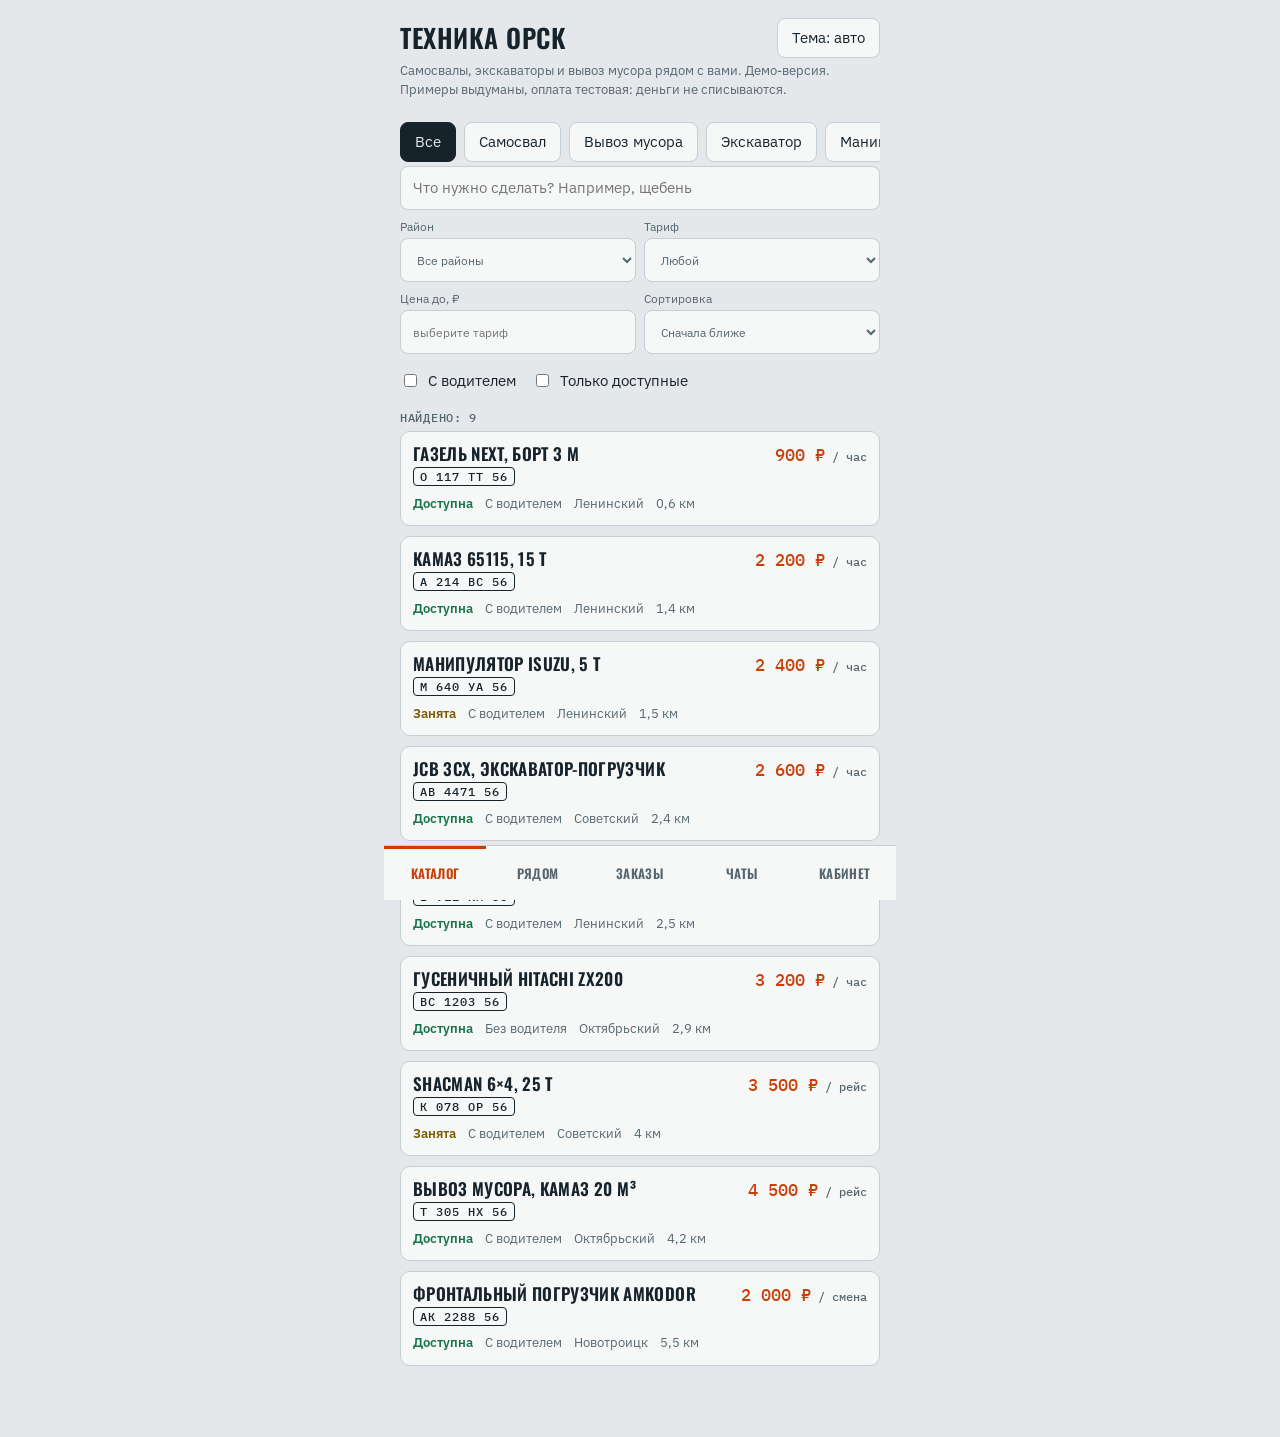
<file: index.html>
<!doctype html>
<html lang="ru">
<head>
<meta charset="utf-8">
<meta name="viewport" content="width=device-width,initial-scale=1,viewport-fit=cover">
<title>Техника Орск</title>
<link rel="stylesheet" href="https://fonts.googleapis.com/css2?family=IBM+Plex+Mono:wght@500&family=IBM+Plex+Sans:wght@400;500;600&family=Oswald:wght@500;600&display=swap">
<style>
/* Layout: one phone-width app column, centered on wide screens. Tabs: Каталог / Рядом / Кабинет. */
:root{
  --bg:#E4E8EA; --surface:#F6F8F8; --ink:#17232B; --muted:#56666F; --line:#C5CED2;
  --accent:#C93F08; --on-accent:#FFFFFF; --ok:#17744A; --busy:#7A5A00; --water:#BFD3DC; --block:#D5DCDF;
  --f-display:'Oswald','Arial Narrow',sans-serif; --f-body:'IBM Plex Sans','Segoe UI',Arial,sans-serif; --f-mono:'IBM Plex Mono',Consolas,monospace;
}
@media (prefers-color-scheme:dark){:root:not([data-theme="light"]){
  --bg:#10171B; --surface:#1A252B; --ink:#E7EDF0; --muted:#97A8B1; --line:#2B3A42;
  --accent:#FF7F45; --on-accent:#1A0C04; --ok:#4CC189; --busy:#E0B24A; --water:#22404F; --block:#243239; color-scheme:dark}}
:root[data-theme="dark"]{
  --bg:#10171B; --surface:#1A252B; --ink:#E7EDF0; --muted:#97A8B1; --line:#2B3A42;
  --accent:#FF7F45; --on-accent:#1A0C04; --ok:#4CC189; --busy:#E0B24A; --water:#22404F; --block:#243239; color-scheme:dark}
*{box-sizing:border-box}
body{background:var(--bg);color:var(--ink);font:15px/1.45 var(--f-body);padding-left:max(16px,env(safe-area-inset-left,0px));padding-right:max(16px,env(safe-area-inset-right,0px));padding-block:0}
.app{max-width:480px;margin:0 auto;min-height:100vh;display:flex;flex-direction:column;background:var(--bg)}
header.top{padding:18px 0 10px}
h1{font:600 26px/1.1 var(--f-display);letter-spacing:.02em;text-transform:uppercase;margin:0;text-wrap:balance}
.sub{color:var(--muted);font-size:13px;margin:4px 0 0}
main{flex:1;padding-bottom:16px;min-width:0}
input,select,button{font:inherit;color:inherit}
input[type=search],input[type=text],input[type=number],select{width:100%;min-height:44px;padding:8px 12px;border:1px solid var(--line);border-radius:8px;background:var(--surface)}
:focus-visible{outline:2px solid var(--accent);outline-offset:2px}
.cats{display:flex;gap:8px;overflow-x:auto;padding:12px 0 4px;scrollbar-width:none}
.chip{flex:none;min-height:40px;padding:6px 14px;border:1px solid var(--line);border-radius:8px;background:var(--surface);cursor:pointer;white-space:nowrap}
.chip[aria-pressed=true]{background:var(--ink);color:var(--bg);border-color:var(--ink)}
.filters{display:grid;grid-template-columns:1fr 1fr;gap:8px;padding:8px 0}
.filters label{display:flex;flex-direction:column;gap:3px;font-size:12px;color:var(--muted);min-width:0}
.checks{display:flex;gap:16px;flex-wrap:wrap;padding:2px 0 8px}
.checks label{display:flex;gap:8px;align-items:center;min-height:32px}
.count{font:500 12px var(--f-mono);color:var(--muted);text-transform:uppercase;letter-spacing:.06em;padding:6px 0}
.list{display:flex;flex-direction:column;gap:10px}
.card{display:block;width:100%;text-align:left;background:var(--surface);border:1px solid var(--line);border-radius:10px;padding:12px;cursor:pointer}
.card h3{font:600 17px/1.2 var(--f-display);letter-spacing:.02em;margin:0;text-transform:uppercase}
.row{display:flex;justify-content:space-between;align-items:flex-start;gap:12px}
.price{font:500 17px var(--f-mono);white-space:nowrap;color:var(--accent)}
.price small{font-size:12px;color:var(--muted)}
.plate{display:inline-block;font:500 12px var(--f-mono);border:1.5px solid var(--ink);border-radius:4px;padding:1px 6px;letter-spacing:.08em}
.meta{display:flex;flex-wrap:wrap;gap:6px 12px;margin-top:8px;font-size:13px;color:var(--muted)}
.ok{color:var(--ok);font-weight:600}.busy{color:var(--busy);font-weight:600}
.btn{min-height:46px;border-radius:8px;border:1px solid var(--ink);background:transparent;padding:8px 16px;cursor:pointer;font-weight:600;text-align:center;text-decoration:none;display:inline-flex;align-items:center;justify-content:center}
.btn.main{background:var(--accent);border-color:var(--accent);color:var(--on-accent)}
.btns{display:grid;grid-template-columns:1fr 1fr;gap:8px;margin:14px 0}
.back{background:none;border:0;padding:12px 0;cursor:pointer;color:var(--muted);min-height:44px}
dl{display:grid;grid-template-columns:auto 1fr;gap:6px 14px;margin:12px 0}
dt{color:var(--muted)}dd{margin:0}
.seg{display:grid;grid-template-columns:repeat(3,1fr);gap:6px}
.seg button{min-height:44px;border:1px solid var(--line);background:var(--surface);border-radius:8px;cursor:pointer;font-size:13px}
.seg button[aria-pressed=true]{background:var(--ink);color:var(--bg);border-color:var(--ink)}
h2{font:600 18px var(--f-display);text-transform:uppercase;letter-spacing:.03em;margin:18px 0 6px}
.note{font-size:12.5px;color:var(--muted);margin:8px 0}
.map{width:100%;height:auto;border:1px solid var(--line);border-radius:10px;background:var(--surface);display:block}
.map g[data-id]{cursor:pointer}
.map text{font-family:var(--f-body);fill:var(--muted);font-size:10px}
form.add{display:grid;gap:10px;background:var(--surface);border:1px solid var(--line);border-radius:10px;padding:12px}
form.add label{display:flex;flex-direction:column;gap:3px;font-size:12px;color:var(--muted)}
.sw{display:flex;align-items:center;gap:10px;min-height:44px}
nav.tabs{position:sticky;bottom:0;display:grid;grid-template-columns:repeat(5,1fr);background:var(--surface);border-top:1px solid var(--line);padding-bottom:env(safe-area-inset-bottom,0px);margin:0 calc(-1 * max(16px,env(safe-area-inset-left,0px)))}
nav.tabs button{min-height:54px;border:0;background:none;cursor:pointer;font:600 13px var(--f-display);text-transform:uppercase;letter-spacing:.03em;color:var(--muted)}
nav.tabs button[aria-current=page]{color:var(--accent);box-shadow:inset 0 3px 0 var(--accent)}
#toast{position:fixed;left:50%;bottom:calc(76px + env(safe-area-inset-bottom,0px));transform:translateX(-50%);background:var(--ink);color:var(--bg);padding:10px 16px;border-radius:8px;max-width:90vw;font-size:14px;z-index:20}
.msgs{display:flex;flex-direction:column;gap:6px;max-height:50vh;overflow-y:auto;padding:8px 0}
.bub{align-self:flex-start;max-width:80%;background:var(--surface);border:1px solid var(--line);border-radius:10px;padding:8px 10px;overflow-wrap:anywhere}
.bub.me{align-self:flex-end;background:var(--ink);color:var(--bg);border-color:var(--ink)}
.bub small{display:block;font-size:11px;opacity:.7;margin-top:2px}
.chatform{display:flex;gap:8px;margin-top:8px}.chatform input{flex:1;min-width:0}
@media (prefers-reduced-motion:no-preference){.card{transition:border-color .15s}.card:hover{border-color:var(--accent)}}
body{margin:0}[hidden]{display:none!important}
</style>

</head>
<body>
<div class="app">
  <header class="top"><div class="row" style="align-items:center"><h1>Техника Орск</h1><button class="chip" id="theme" type="button"></button></div><p class="sub">Самосвалы, экскаваторы и вывоз мусора рядом с вами. Демо-версия. Примеры выдуманы, оплата тестовая: деньги не списываются.</p></header>
  <main id="main"></main>
  <nav class="tabs" aria-label="Разделы">
    <button data-tab="catalog">Каталог</button><button data-tab="near">Рядом</button><button data-tab="orders">Заказы</button><button data-tab="chats">Чаты</button><button data-tab="owner">Кабинет</button>
  </nav>
</div>
<div id="toast" role="status" hidden></div>

<script>
const TYPES={samosval:'Самосвал',musor:'Вывоз мусора',excav:'Экскаватор',manip:'Манипулятор',gruz:'Грузоперевозки',pogruz:'Погрузчик'};
const DISTRICTS=['Ленинский','Октябрьский','Советский','Новотроицк'];
const ME={x:180,y:150}; // «Вы» на схеме
let nextId=20;
let DB=null,MY=null; // DB: общая база страницы, MY: мой id; без них работает локально
const MINE=i=>i.ownerId&&i.ownerId===(MY||'local');
let orders=[],msgs=[],profile={name:'',phone:'',role:'owner'};const FEE=0.05; // комиссия сервиса
let items=[
 {id:1,type:'samosval',title:'КамАЗ 65115, 15 т',owner:'ИП Сергеев',plate:'А 214 ВС 56',price:2200,unit:'час',driver:true,district:'Ленинский',avail:true,live:true,upd:4,x:210,y:120,phone:'+7 (3537) 00-00-01',desc:'Песок, щебень, ПГС, грунт. Работаем по городу и пригороду.',zone:'Орск, Новотроицк'},
 {id:2,type:'samosval',title:'Shacman 6×4, 25 т',owner:'ТрансСтрой',plate:'К 078 ОР 56',price:3500,unit:'рейс',driver:true,district:'Советский',avail:false,live:true,upd:12,x:70,y:200,phone:'+7 (3537) 00-00-02',desc:'Крупные объёмы: щебень, отсев, скальный грунт.',zone:'Орск и область'},
 {id:3,type:'musor',title:'Вывоз мусора, КамАЗ 20 м³',owner:'ЧистоДвор',plate:'Т 305 НХ 56',price:4500,unit:'рейс',driver:true,district:'Октябрьский',avail:true,live:true,upd:2,x:290,y:90,phone:'+7 (3537) 00-00-03',desc:'Строительный мусор, ветки, старая мебель. Погрузка силами заказчика или по договорённости.',zone:'Орск'},
 {id:4,type:'musor',title:'Газель, мусор до 3 т',owner:'ИП Алиев',plate:'Е 912 КМ 56',price:1800,unit:'рейс',driver:true,district:'Ленинский',avail:true,live:false,upd:null,x:150,y:80,phone:'+7 (3537) 00-00-04',desc:'Небольшие объёмы после ремонта. Можно с грузчиками.',zone:'Орск'},
 {id:5,type:'excav',title:'JCB 3CX, экскаватор-погрузчик',owner:'Мастер-Копка',plate:'АВ 4471 56',price:2600,unit:'час',driver:true,district:'Советский',avail:true,live:true,upd:7,x:110,y:170,phone:'+7 (3537) 00-00-05',desc:'Траншеи, котлованы, планировка участка. Минимальный заказ 3 часа.',zone:'Орск, Гай'},
 {id:6,type:'excav',title:'Гусеничный Hitachi ZX200',owner:'ИП Кузнецов',plate:'ВС 1203 56',price:3200,unit:'час',driver:false,district:'Октябрьский',avail:true,live:false,upd:null,x:250,y:200,phone:'+7 (3537) 00-00-06',desc:'Без водителя, нужен допуск к управлению. Перевозка на трале отдельно.',zone:'Орск'},
 {id:7,type:'manip',title:'Манипулятор Isuzu, 5 т',owner:'ГрузМастер',plate:'М 640 УА 56',price:2400,unit:'час',driver:true,district:'Ленинский',avail:false,live:true,upd:21,x:200,y:190,phone:'+7 (3537) 00-00-07',desc:'Доставка и разгрузка плит, блоков, пиломатериала.',zone:'Орск'},
 {id:8,type:'gruz',title:'Газель Next, борт 3 м',owner:'ИП Ильин',plate:'О 117 ТТ 56',price:900,unit:'час',driver:true,district:'Ленинский',avail:true,live:true,upd:1,x:165,y:140,phone:'+7 (3537) 00-00-08',desc:'Переезды, мебель, стройматериалы. Подача по городу от 30 минут.',zone:'Орск'},
 {id:9,type:'pogruz',title:'Фронтальный погрузчик Amkodor',owner:'База «Строй-Орск»',plate:'АК 2288 56',price:2000,unit:'смена',driver:true,district:'Новотроицк',avail:true,live:false,upd:null,x:320,y:240,phone:'+7 (3537) 00-00-09',desc:'Погрузка сыпучих материалов, расчистка площадок.',zone:'Новотроицк, Орск'}
];
const S={tab:'catalog',cat:'all',q:'',district:'',driver:false,free:false,unit:'',max:'',sort:'dist',open:null,qty:1,chat:null,draft:'',marks:{}};
const esc=s=>String(s).replace(/[&<>"]/g,c=>({'&':'&amp;','<':'&lt;','>':'&gt;','"':'&quot;'}[c]));
const money=n=>n.toLocaleString('ru-RU')+' ₽';
const km=i=>Math.max(0.3,Math.round(Math.hypot(i.x-ME.x,i.y-ME.y)/30*10)/10);
const kmTxt=i=>km(i).toString().replace('.',',')+' км';
let tt;function toast(m){const t=document.getElementById('toast');t.textContent=m;t.hidden=false;clearTimeout(tt);tt=setTimeout(()=>t.hidden=true,2600)}

function filtered(){
 const q=S.q.trim().toLowerCase();
 const r=items.filter(i=>(S.cat==='all'||i.type===S.cat)&&(!S.district||i.district===S.district)&&(!S.driver||i.driver)&&(!S.free||i.avail)
  &&(!q||(i.title+' '+TYPES[i.type]+' '+i.desc).toLowerCase().includes(q))
  &&(!S.unit||i.unit===S.unit)&&(!S.unit||!S.max||i.price<=+S.max));
 return r.sort(S.sort==='price'&&S.unit?(a,b)=>a.price-b.price:(a,b)=>km(a)-km(b));
}
function cardHtml(i){
 return `<button class="card" data-open="${i.id}"><div class="row"><div><h3>${esc(i.title)}</h3><span class="plate">${esc(i.plate)}</span></div>
 <div class="price">${money(i.price)}<small> / ${i.unit}</small></div></div>
 <div class="meta"><span class="${i.avail?'ok':'busy'}">${i.avail?'Доступна':'Занята'}</span><span>${i.driver?'С водителем':'Без водителя'}</span><span>${esc(i.district)}</span><span>${kmTxt(i)}</span></div></button>`;
}
function catalog(){
 const cats=[['all','Все'],...Object.entries(TYPES)];
 const list=filtered();
 return `<div class="cats" role="group" aria-label="Категория">${cats.map(([k,v])=>`<button class="chip" data-cat="${k}" aria-pressed="${S.cat===k}">${v}</button>`).join('')}</div>
 <input type="search" id="q" placeholder="Что нужно сделать? Например, щебень" value="${esc(S.q)}" aria-label="Поиск">
 <div class="filters">
  <label>Район<select id="district"><option value="">Все районы</option>${DISTRICTS.map(d=>`<option ${S.district===d?'selected':''}>${d}</option>`).join('')}</select></label>
  <label>Тариф<select id="unit"><option value="">Любой</option>${['час','рейс','смена'].map(u=>`<option value="${u}" ${S.unit===u?'selected':''}>за ${u}</option>`).join('')}</select></label>
  <label>Цена до, ₽<input type="number" id="max" inputmode="numeric" min="0" value="${esc(S.max)}" ${S.unit?'':'disabled'} placeholder="${S.unit?'например 3000':'выберите тариф'}"></label>
  <label>Сортировка<select id="sort"><option value="dist" ${S.sort==='dist'?'selected':''}>Сначала ближе</option><option value="price" ${S.sort==='price'?'selected':''} ${S.unit?'':'disabled'}>Сначала дешевле</option></select></label>
 </div>
 <div class="checks"><label><input type="checkbox" id="driver" ${S.driver?'checked':''}> С водителем</label><label><input type="checkbox" id="free" ${S.free?'checked':''}> Только доступные</label></div>
 <div class="count">Найдено: ${list.length}</div>
 <div class="list">${list.map(cardHtml).join('')||'<p class="note">Ничего не найдено. Снимите часть фильтров.</p>'}</div>`;
}
function detail(i){
 const m=S.marks[i.id];
 return `<button class="back" data-back>← К списку</button>
 <div class="row"><div><h2 style="margin-top:0">${esc(i.title)}</h2><span class="plate">${esc(i.plate)}</span></div><div class="price">${money(i.price)}<small> / ${i.unit}</small></div></div>
 <p>${esc(i.desc)}</p>
 <dl><dt>Тип</dt><dd>${TYPES[i.type]}</dd><dt>Водитель</dt><dd>${i.driver?'Есть':'Нет, нужен свой'}</dd><dt>Статус</dt><dd class="${i.avail?'ok':'busy'}">${i.avail?'Доступна':'Временно занята'} (отмечает владелец)</dd>
 <dt>Район</dt><dd>${esc(i.district)}, ${kmTxt(i)} от вас</dd><dt>Зона работы</dt><dd>${esc(i.zone)}</dd><dt>Владелец</dt><dd>${esc(i.owner)}</dd>
 <dt>Позиция</dt><dd>${i.live?`передаётся с согласия водителя, обновлено ${i.upd} мин назад`:'не передаётся'}</dd></dl>
 <div class="btns"><a class="btn main" href="tel:${i.phone.replace(/[^\d+]/g,'')}">Позвонить</a>${MINE(i)?'<span></span>':`<button class="btn" data-chat="${i.id}|${i.ownerId}">Написать в чате</button>`}</div>
 <p class="note">Номер: <b class="plate" style="border:0;padding:0">${esc(i.phone)}</b> <button class="back" style="padding:0 6px;min-height:32px" data-copy="${esc(i.phone)}">копировать</button><br>Время, адрес, объём и оплату вы согласуете с владельцем напрямую. Сервис платёж не принимает.</p>
 ${orderBlock(i)}<h2>Чем закончилось обращение?</h2>
 <div class="seg" role="group">${[['called','Связался'],['done','Заказ выполнен'],['fail','Не состоялся']].map(([k,v])=>`<button data-mark="${i.id}:${k}" aria-pressed="${m===k}">${v}</button>`).join('')}</div>
 <p class="note">Отметка помогает владельцу и сервису видеть спрос. Оплату она не подтверждает.</p>`;
}
function near(){
 const live=items.filter(i=>i.live).sort((a,b)=>km(a)-km(b));
 const pins=live.map((i,n)=>`<g data-id="${i.id}" tabindex="0" role="button" aria-label="${esc(i.title)}"><circle cx="${i.x}" cy="${i.y}" r="9" fill="${i.avail?'var(--accent)':'var(--muted)'}" stroke="var(--surface)" stroke-width="2"/><text x="${i.x}" y="${i.y+3.5}" text-anchor="middle" style="fill:var(--on-accent);font-weight:600;font-size:9px">${n+1}</text></g>`).join('');
 const list=live;
 return `<h2 style="margin-top:6px">Техника рядом с вами</h2>
 <svg class="map" viewBox="0 0 360 280" role="img" aria-label="Схема Орска с отметками техники">
  <rect x="14" y="14" width="96" height="70" rx="6" fill="var(--block)"/><rect x="130" y="22" width="110" height="60" rx="6" fill="var(--block)"/><rect x="260" y="20" width="84" height="90" rx="6" fill="var(--block)"/>
  <rect x="20" y="104" width="80" height="60" rx="6" fill="var(--block)"/><rect x="120" y="100" width="150" height="34" rx="6" fill="var(--block)"/><rect x="284" y="130" width="60" height="70" rx="6" fill="var(--block)"/>
  <path d="M0 215 C90 190 140 255 230 228 S330 180 360 190 L360 280 L0 280Z" fill="var(--water)"/>
  <text x="26" y="262">р. Урал</text><text x="18" y="30">Советский</text><text x="136" y="38">Ленинский</text><text x="266" y="36">Октябрьский</text><text x="300" y="268">к Новотроицку →</text>
  <circle cx="${ME.x}" cy="${ME.y}" r="7" fill="none" stroke="var(--ink)" stroke-width="2.5"/><circle cx="${ME.x}" cy="${ME.y}" r="2.5" fill="var(--ink)"/><text x="${ME.x+10}" y="${ME.y+4}" style="fill:var(--ink);font-weight:600">Вы</text>
  ${pins}</svg>
 <p class="note">Схема для примера, не настоящая карта. Оранжевые отметки: доступна, серые: занята. Показаны только водители, которые сами включили передачу позиции. Позиция не говорит, что техника свободна или едет к вам.</p>
 <div class="list">${list.map((i,n)=>`<button class="card" data-open="${i.id}"><div class="row"><div><h3>${n+1}. ${esc(i.title)}</h3></div><div class="price" style="font-size:15px">${kmTxt(i)}</div></div><div class="meta"><span class="${i.avail?'ok':'busy'}">${i.avail?'Доступна':'Занята'}</span><span>обновлено ${i.upd} мин назад</span></div></button>`).join('')}</div>`;
}
function owner(){
 const mine=items.filter(MINE);
 return `<h2 style="margin-top:6px">Мой профиль</h2>
 ${profile.name||profile.phone?'':'<p class="note">Заполните профиль, и название с телефоном будут подставляться в новые карточки.</p>'}
 <form class="add" id="profileForm">
  <label>Название или ИП<input type="text" id="pf-name" maxlength="40" value="${esc(profile.name)}"></label>
  <label>Телефон<input type="text" id="pf-phone" maxlength="20" inputmode="tel" value="${esc(profile.phone)}"></label>
  <label>Кто вы<select id="pf-role">${[['customer','Заказчик'],['owner','Владелец техники'],['driver','Водитель']].map(([k,v])=>`<option value="${k}" ${profile.role===k?'selected':''}>${v}</option>`).join('')}</select></label>
  <button class="btn" type="submit">Сохранить профиль</button>
  <p class="note" style="margin:0">Эти данные видите только вы. В карточке они появятся, только когда вы сами её опубликуете.</p>
 </form>
 <h2>Мои карточки</h2>
 <p class="note">Заказчики видят только карточки со статусом «Доступна». Статус меняете вы или назначенный водитель.</p>
 ${mine.length?'':'<p class="note">У вас пока нет карточек. Добавьте первую ниже.</p>'}<div class="list">${mine.map(i=>`<div class="card" style="cursor:default"><div class="row"><div><h3>${esc(i.title)}</h3><span class="plate">${esc(i.plate)}</span></div><div class="price">${money(i.price)}<small> / ${i.unit}</small></div></div>
  <label class="sw"><input type="checkbox" data-avail="${i.id}" ${i.avail?'checked':''}> <span class="${i.avail?'ok':'busy'}">${i.avail?'Доступна':'Временно недоступна'}</span></label>
  <div class="row" style="gap:8px;margin-top:6px;align-items:flex-end"><label style="flex:1;font-size:12px;color:var(--muted)">Цена, ₽<input type="number" id="pr-${i.id}" data-price="${i.id}" min="1" value="${i.price}"></label><button class="btn" data-del="${i.id}">Удалить</button></div>
  </div>`).join('')}</div>
 <h2>Добавить технику</h2>
 <form class="add" id="addForm">
  <label>Тип<select id="f-type">${Object.entries(TYPES).map(([k,v])=>`<option value="${k}">${v}</option>`).join('')}</select></label>
  <label>Модель и характеристики<input type="text" id="f-title" required maxlength="60" placeholder="Например, ЗИЛ 4500, 5 т"></label>
  <label>Название или ИП<input type="text" id="f-owner" maxlength="40" value="${esc(profile.name)}" placeholder="Например, ИП Петров"></label>
  <label>Телефон для заказчиков<input type="text" id="f-phone" required maxlength="20" inputmode="tel" value="${esc(profile.phone)}" placeholder="+7 000 000-00-00"></label>
  <label>Гос. номер<input type="text" id="f-plate" maxlength="14" placeholder="А 000 АА 56"></label>
  <label>Цена, ₽<input type="number" id="f-price" required min="1" inputmode="numeric"></label>
  <label>Тариф<select id="f-unit"><option>час</option><option>рейс</option><option>смена</option></select></label>
  <label>Район<select id="f-district">${DISTRICTS.map(d=>`<option>${d}</option>`).join('')}</select></label>
  <label class="sw" style="flex-direction:row;font-size:15px;color:var(--ink)"><input type="checkbox" id="f-driver" checked> Предоставляю водителя</label>
  <button class="btn main" type="submit">Опубликовать карточку</button>
  <p class="note" style="margin:0">Телефон увидят все, кто открыл страницу. Фотографии и проверка администратором появятся позже.</p>
 </form>
 <p class="note">Водитель получает назначенные заказы в своём приложении и сам решает, передавать ли позицию.</p>`;
}
function saveMine(){ // все мои карточки лежат одним документом cards/<мой id>; чужой документ база не даст изменить
 if(!DB||!MY)return Promise.resolve();
 return DB.doc('cards/'+MY).set({items:items.filter(i=>i.ownerId===MY).map(({ownerId,...r})=>r)});
}
function edit(id,patch){const it=items.find(x=>String(x.id)===id);if(!it||!MINE(it))return;Object.assign(it,patch);if(DB)saveMine().catch(()=>toast('Не удалось сохранить'))}
function del(id){const it=items.find(x=>String(x.id)===id);if(!it||!MINE(it))return;items=items.filter(x=>x!==it);if(DB)saveMine().catch(()=>toast('Не удалось удалить'))}
function saveOrders(fn){ // fn получает мои заказы как заказчика и возвращает новый список
 const cid=MY||'local',prev=orders;
 if(DB&&!MY){toast('Чтобы оплатить, войдите в Claude');return}
 const next=fn(orders.filter(o=>o.customerId===cid).map(({customerId,...r})=>r));
 orders=[...orders.filter(o=>o.customerId!==cid),...next.map(o=>({...o,customerId:cid}))];
 render();
 if(DB)DB.doc('orders/'+MY).set({list:next}).catch(()=>{orders=prev;toast('Не удалось сохранить заказ');render()});
}
function pay(id){
 const i=items.find(x=>String(x.id)===id);if(!i||MINE(i)||!i.avail)return;
 const total=i.price*S.qty,fee=Math.round(total*FEE);
 S.open=null;S.tab='orders';
 saveOrders(l=>[{id:'o'+Date.now().toString(36),itemId:String(i.id),title:i.title,ownerId:i.ownerId,qty:S.qty,unit:i.unit,total,fee,payout:total-fee,status:'held',ts:Date.now()},...l]);
 toast('Оплата удержана сервисом (тест)');
}
function release(oid){saveOrders(l=>l.map(o=>o.id===oid?{...o,status:'released'}:o));toast('Выплата владельцу оформлена (тест)')}
function orderBlock(i){
 if(MINE(i))return '';
 if(!i.avail)return '<p class="note">Сейчас занята, заказ через сервис недоступен.</p>';
 const total=i.price*S.qty,fee=Math.round(total*FEE);
 return `<h2>Заказать через сервис</h2>
 <label style="display:flex;flex-direction:column;gap:3px;font-size:12px;color:var(--muted)">Сколько: ${i.unit}<input type="number" id="qty" min="1" value="${S.qty}"></label>
 <dl><dt>Итого</dt><dd>${money(total)}</dd><dt>Владельцу после работы</dt><dd>${money(total-fee)}</dd><dt>Комиссия сервиса 5%</dt><dd>${money(fee)}</dd></dl>
 <button class="btn main" style="width:100%" data-pay="${i.id}">Оплатить ${money(total)}</button>
 <p class="note">Тестовый режим: деньги никуда не списываются. В рабочей версии сумма будет удерживаться сервисом и уходить владельцу только после вашего подтверждения, что работа выполнена.</p>`;
}
function ordersTab(){
 const cid=MY||'local',by=(a,b)=>b.ts-a.ts;
 const asC=orders.filter(o=>o.customerId===cid).sort(by),asO=orders.filter(o=>o.ownerId===cid&&o.customerId!==cid).sort(by);
 const row=(o,c)=>`<div class="card" style="cursor:default"><div class="row"><div><h3>${esc(o.title)}</h3><span class="note" style="margin:0">${o.qty} × ${o.unit}</span></div><div class="price">${money(o.total)}</div></div>
  <div class="meta"><span class="${o.status==='held'?'busy':'ok'}">${o.status==='held'?'Деньги удержаны сервисом':'Выплачено владельцу'}</span><span>владельцу ${money(o.payout)}</span><span>комиссия ${money(o.fee)}</span></div>
  ${c&&o.status==='held'?`<button class="btn main" style="width:100%;margin-top:10px" data-release="${o.id}">Работа выполнена, выплатить владельцу</button>`:''}
  ${!c&&o.status==='held'?'<p class="note">Деньги придут после того, как заказчик подтвердит выполнение работы.</p>':''}</div>`;
 const list=(a,c,empty)=>a.length?`<div class="list">${a.map(o=>row(o,c)).join('')}</div>`:`<p class="note">${empty}</p>`;
 return `<h2 style="margin-top:6px">Мои заказы</h2>${list(asC,true,'Заказов нет. Откройте карточку техники и нажмите «Оплатить».')}
 <h2>Заказы мне как владельцу</h2>${list(asO,false,'Пока нет.')}
 <p class="note">Тестовый режим: деньги не списываются и не выплачиваются. Для настоящих платежей нужен платёжный сервис с безопасной сделкой.</p>`;
}
function send(text){ // shortcut: хранится 200 последних сообщений автора на все диалоги; нужно больше: делить по диалогам
 text=text.trim().slice(0,500);if(!text)return;
 if(DB&&!MY){toast('Чтобы писать, войдите в Claude');return}
 const me=MY||'local',c=S.chat,prev=msgs;
 const mine=[...msgs.filter(x=>x.from===me).map(({from,...r})=>r),{id:'m'+Date.now().toString(36),to:c.with,itemId:c.itemId,text,ts:Date.now()}].slice(-200);
 msgs=[...msgs.filter(x=>x.from!==me),...mine.map(x=>({...x,from:me}))];
 S.draft='';render();
 if(DB)DB.doc('chats/'+MY).set({msgs:mine}).catch(()=>{msgs=prev;toast('Не удалось отправить. Нужен доступ «Участник» к странице');render()});
}
function chatView(){
 const c=S.chat,me=MY||'local',it=items.find(x=>String(x.id)===c.itemId);
 const th=msgs.filter(m=>m.itemId===c.itemId&&((m.from===me&&m.to===c.with)||(m.from===c.with&&m.to===me))).sort((a,b)=>a.ts-b.ts);
 const tm=ts=>new Date(ts).toLocaleTimeString('ru-RU',{hour:'2-digit',minute:'2-digit'});
 return `<button class="back" data-chatback>← Назад</button>
 <h2 style="margin-top:0">${esc(it?it.title:'Карточка удалена')}</h2>
 <p class="note">Сообщения видят все, кто открыл эту страницу. Не пишите здесь адреса и документы.${c.with==='demo'?' Это демо-карточка, ответа не будет.':''}</p>
 <div id="msgs" class="msgs">${th.map(m=>`<div class="bub ${m.from===me?'me':''}">${esc(m.text)}<small>${tm(m.ts)}</small></div>`).join('')||'<p class="note">Сообщений пока нет. Напишите первым.</p>'}</div>
 <form id="chatForm" class="chatform"><input type="text" id="chat-text" maxlength="500" autocomplete="off" aria-label="Сообщение" placeholder="Ваше сообщение" value="${esc(S.draft)}"><button class="btn main" type="submit">Отправить</button></form>`;
}
function chatsTab(){
 const me=MY||'local',g={};
 msgs.filter(m=>m.from===me||m.to===me).forEach(m=>{const k=m.itemId+'|'+(m.from===me?m.to:m.from);if(!g[k]||g[k].ts<m.ts)g[k]=m});
 const rows=Object.entries(g).sort((a,b)=>b[1].ts-a[1].ts);
 return `<h2 style="margin-top:6px">Диалоги</h2>${rows.length?`<div class="list">${rows.map(([k,m])=>{const it=items.find(x=>String(x.id)===m.itemId);
  return `<button class="card" data-chat="${esc(k)}"><h3>${esc(it?it.title:'Карточка удалена')}</h3><div class="meta"><span>${m.from===me?'Вы: ':''}${esc(m.text.slice(0,60))}</span></div></button>`}).join('')}</div>`:'<p class="note">Диалогов нет. Откройте карточку техники и нажмите «Написать в чате».</p>'}`;
}
function saveProfile(){
 const v=id=>document.getElementById(id).value.trim();
 const p={name:v('pf-name').slice(0,40),phone:v('pf-phone').slice(0,20),role:v('pf-role')},prev=profile;
 if(DB&&!MY){toast('Чтобы сохранить профиль, войдите в Claude');return}
 profile=p;S.reset=true;render();
 if(DB)DB.doc('data/users/'+MY+'/profile').set(p).then(()=>toast('Профиль сохранён')).catch(()=>{profile=prev;toast('Не удалось сохранить профиль');render()});
 else toast('Профиль сохранён только на этом экране');
}
function render(){
 const keep={};document.querySelectorAll('#main [id^="f-"],#main [id^="pf-"]').forEach(n=>keep[n.id]=n.type==='checkbox'?n.checked:n.value); // чтобы обновление данных не стирало то, что человек печатает
 const f=document.activeElement,id=f&&f.id,pos=f&&f.selectionStart;
 const main=document.getElementById('main');
 const i=S.open&&items.find(x=>String(x.id)===S.open);
 main.innerHTML=S.chat?chatView():i?detail(i):S.tab==='catalog'?catalog():S.tab==='near'?near():S.tab==='orders'?ordersTab():S.tab==='chats'?chatsTab():owner();
 document.querySelectorAll('nav.tabs button').forEach(b=>{if(b.dataset.tab===S.tab)b.setAttribute('aria-current','page');else b.removeAttribute('aria-current')});
 if(!S.reset)for(const k in keep){const n=document.getElementById(k);if(n){if(n.type==='checkbox')n.checked=keep[k];else n.value=keep[k]}}
 S.reset=false;
 const mb=document.getElementById('msgs');if(mb)mb.scrollTop=mb.scrollHeight;
 if(id){const n=document.getElementById(id);if(n){n.focus();try{n.setSelectionRange(pos,pos)}catch(e){}}}
}
document.addEventListener('click',e=>{
 const t=e.target.closest('[data-tab],[data-cat],[data-open],[data-back],[data-mark],[data-copy],[data-chat],[data-chatback],[data-id],[data-pay],[data-release],[data-del]');if(!t)return;
 const d=t.dataset;
 if(d.tab){S.tab=d.tab;S.open=null;S.chat=null;scrollTo(0,0)}
 else if(d.cat){S.cat=d.cat}
 else if(d.open){S.open=d.open;scrollTo(0,0)}
 else if(d.id){S.open=d.id;scrollTo(0,0)}
 else if('back' in d){S.open=null}
 else if(d.pay){pay(d.pay);return}
 else if(d.release){release(d.release);return}
 else if(d.del){del(d.del)}
 else if(d.mark){const k=d.mark.lastIndexOf(':'),a=d.mark.slice(0,k),b=d.mark.slice(k+1);S.marks[a]=b;toast('Отметка сохранена (в демо только на этом экране)')}
 else if(d.copy){navigator.clipboard.writeText(d.copy).then(()=>toast('Номер скопирован')).catch(()=>toast('Номер: '+d.copy));return}
 else if(d.chat){const k=d.chat.split('|');S.chat={itemId:k[0],with:k[1]};S.draft=''}
 else if('chatback' in d){S.chat=null}
 render();
});
document.addEventListener('keydown',e=>{if((e.key==='Enter'||e.key===' ')&&e.target.matches('.map g[data-id]')){e.preventDefault();S.open=e.target.dataset.id;render()}});
document.addEventListener('input',e=>{const t=e.target;
 if(t.id==='q'){S.q=t.value;render()}
 else if(t.id==='max'){S.max=t.value;render()}
 else if(t.id==='chat-text'){S.draft=t.value}
 else if(t.id==='qty'){S.qty=Math.max(1,Math.round(+t.value)||1);render()}});
document.addEventListener('change',e=>{const t=e.target;
 if(t.id==='district')S.district=t.value;
 else if(t.id==='unit'){S.unit=t.value;if(!S.unit){S.max='';S.sort='dist'}}
 else if(t.id==='sort')S.sort=t.value;
 else if(t.id==='driver')S.driver=t.checked;
 else if(t.id==='free')S.free=t.checked;
 else if(t.dataset.avail){edit(t.dataset.avail,{avail:t.checked})}
 else if(t.dataset.price){edit(t.dataset.price,{price:Math.max(1,+t.value||1)})}
 else return;
 render();
});
document.addEventListener('submit',e=>{
 if(e.target.id==='profileForm'){e.preventDefault();saveProfile();return}
 if(e.target.id==='chatForm'){e.preventDefault();send(S.draft);return}
 if(e.target.id!=='addForm')return;e.preventDefault();S.reset=true;
 const v=id=>document.getElementById(id).value.trim();
 const it={type:v('f-type'),title:v('f-title'),owner:v('f-owner')||'Владелец',ownerId:MY||'local',plate:v('f-plate')||'без номера',price:+v('f-price'),unit:v('f-unit'),
  driver:document.getElementById('f-driver').checked,district:v('f-district'),avail:true,live:false,upd:null,x:ME.x+40,y:ME.y+30,phone:v('f-phone'),desc:'Описание появится после заполнения профиля.',zone:'Орск'};
 it.id='c'+Date.now().toString(36);
 if(DB){if(!MY){toast('Чтобы публиковать, войдите в Claude');return}
  const prev=items;items=[it,...items];
  saveMine().then(()=>toast('Карточка опубликована')).catch(()=>{items=prev;toast('Не удалось сохранить. Нужен доступ «Участник» к странице');render()});render();return}
 items.unshift(it);toast('Карточка добавлена, но только на этом экране');
 render();
});
const THEMES=[['','Авто'],['light','Светлая'],['dark','Тёмная']];
let th=0;try{th=Math.max(0,THEMES.findIndex(t=>t[0]===localStorage.getItem('theme')))}catch(e){}
function applyTheme(){const[v,l]=THEMES[th],r=document.documentElement;if(v)r.dataset.theme=v;else delete r.dataset.theme;document.getElementById('theme').textContent='Тема: '+l.toLowerCase()}
document.getElementById('theme').onclick=()=>{th=(th+1)%3;applyTheme();try{localStorage.setItem('theme',THEMES[th][0])}catch(e){}};
applyTheme();
render();
(async()=>{try{
 const c=window.claude;if(!c)return;
 const [db,user]=await Promise.all([c.use('db'),c.use('user')]);
 if(user)MY=await user.id();
 if(db){DB=db;
  if(MY)db.doc('data/users/'+MY+'/profile').onSnapshot(sn=>{if(sn.exists){profile={...profile,...sn.data()};render()}},()=>{}); // личный раздел: его видит только сам человек
  db.collection('cards').onSnapshot(sn=>{if(sn.size||!sn.metadata.fromCache){items=sn.docs.flatMap(d=>(d.data().items||[]).map(c=>({...c,ownerId:d.id})));render()}},()=>{DB=null}); // ownerId берём из id документа, не из данных
  db.collection('orders').onSnapshot(sn=>{orders=sn.docs.flatMap(d=>(d.data().list||[]).map(o=>({...o,customerId:d.id})));render()},()=>{});
  db.collection('chats').onSnapshot(sn=>{msgs=sn.docs.flatMap(d=>(d.data().msgs||[]).map(m=>({...m,from:d.id})));render()},()=>{})}
 else render();
}catch(e){}})();
</script>

</body>
</html>
</file>
